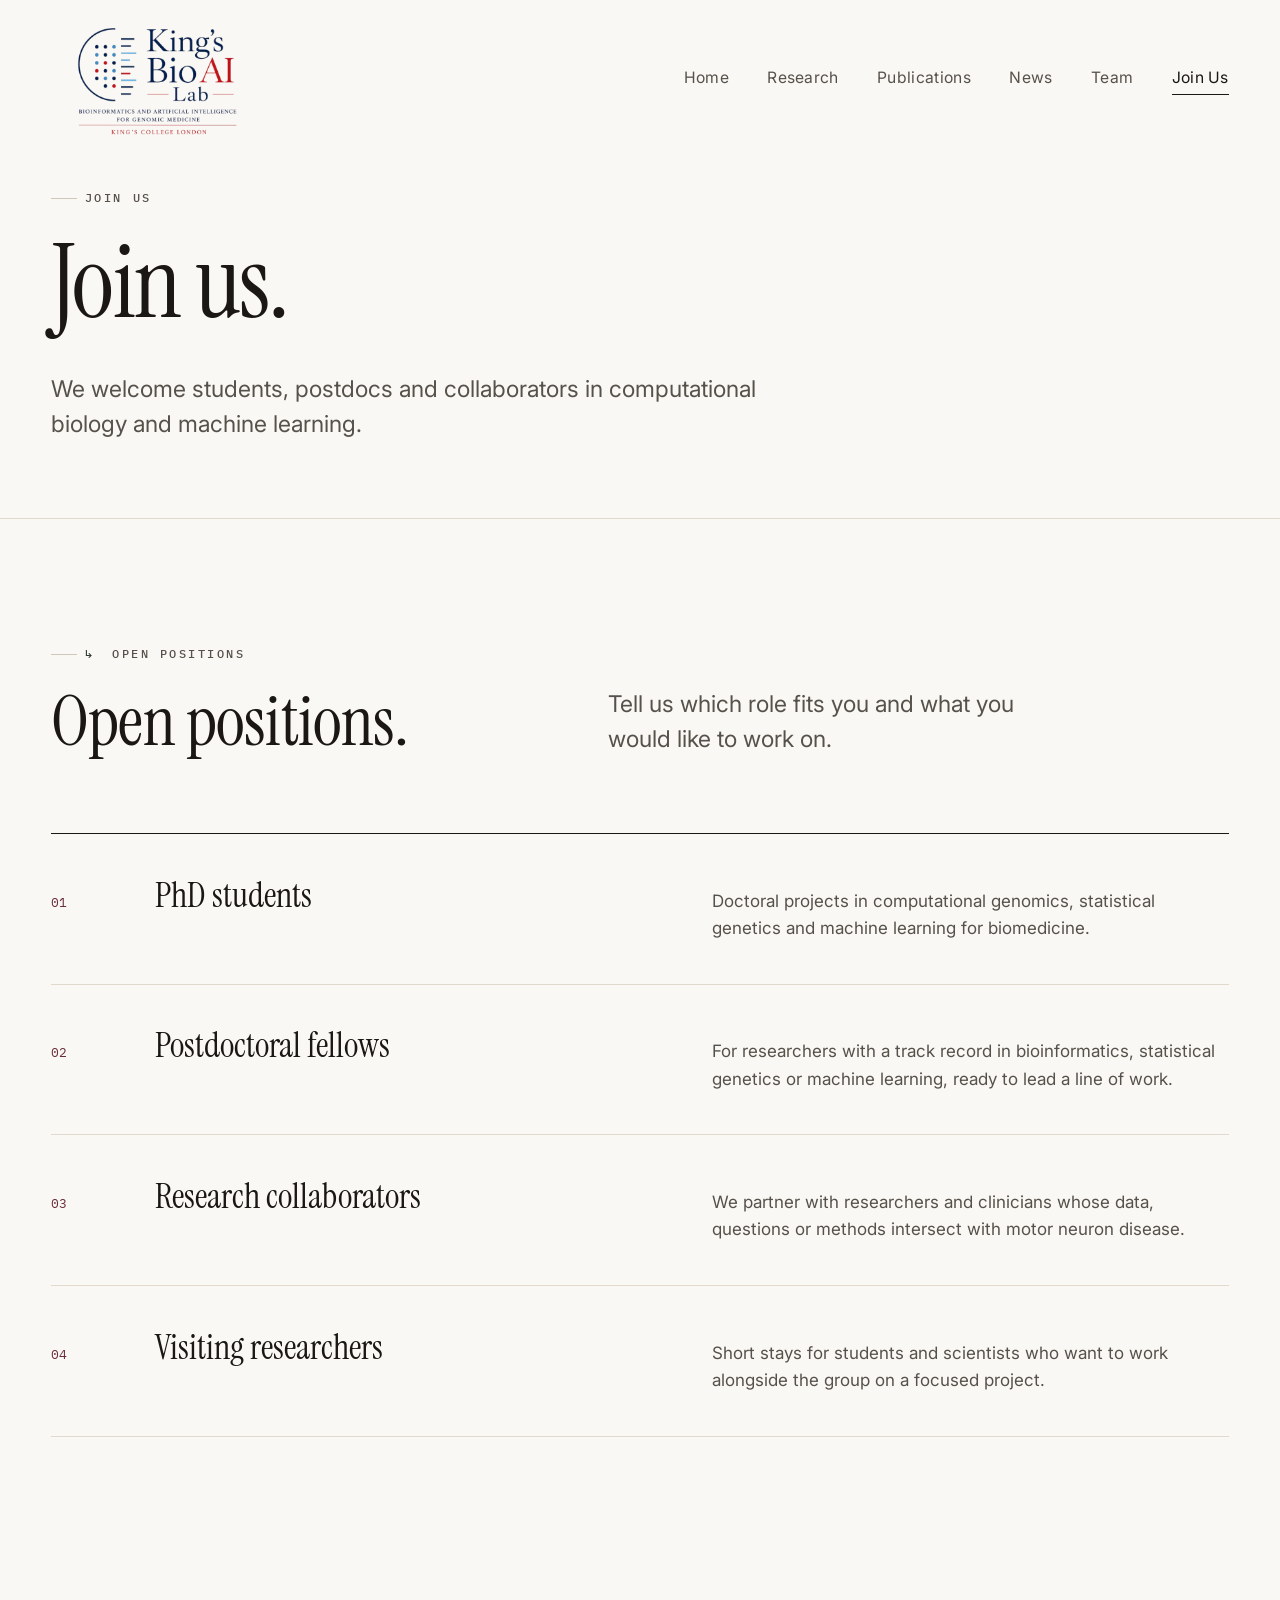
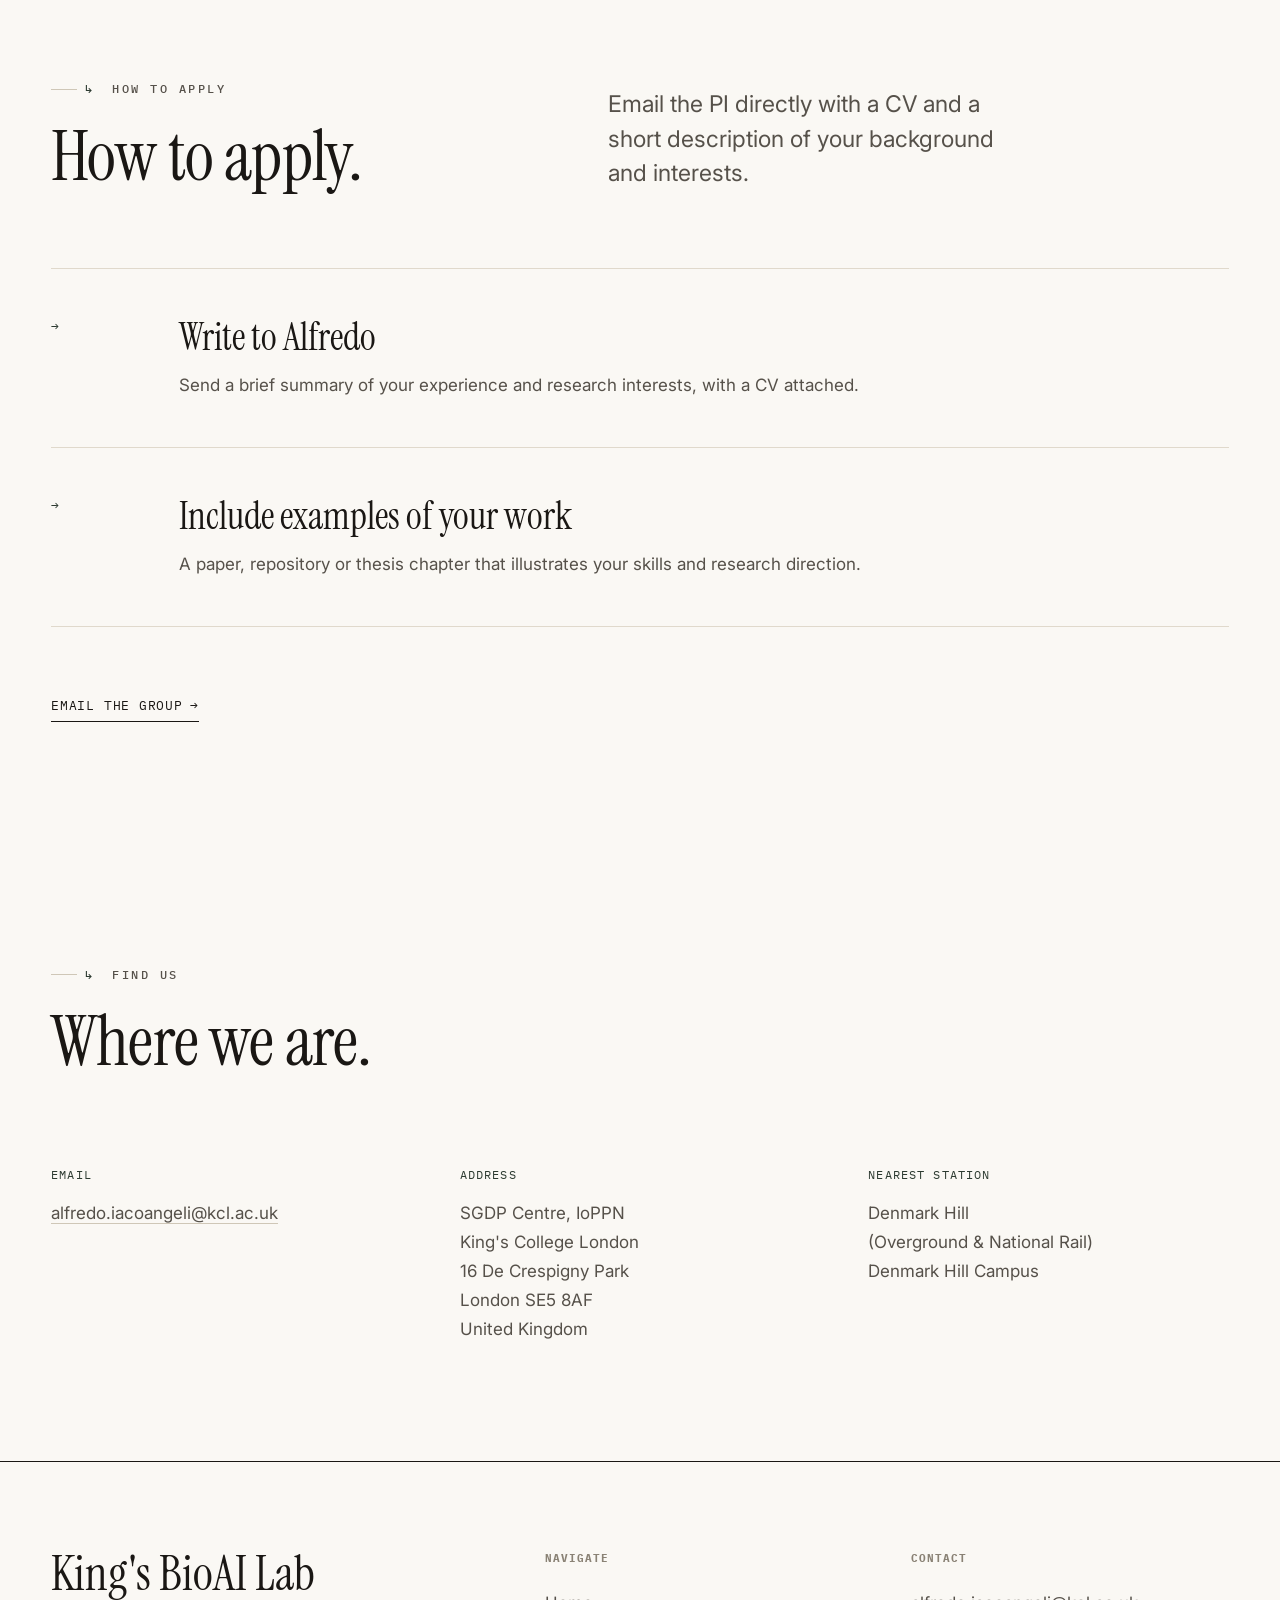
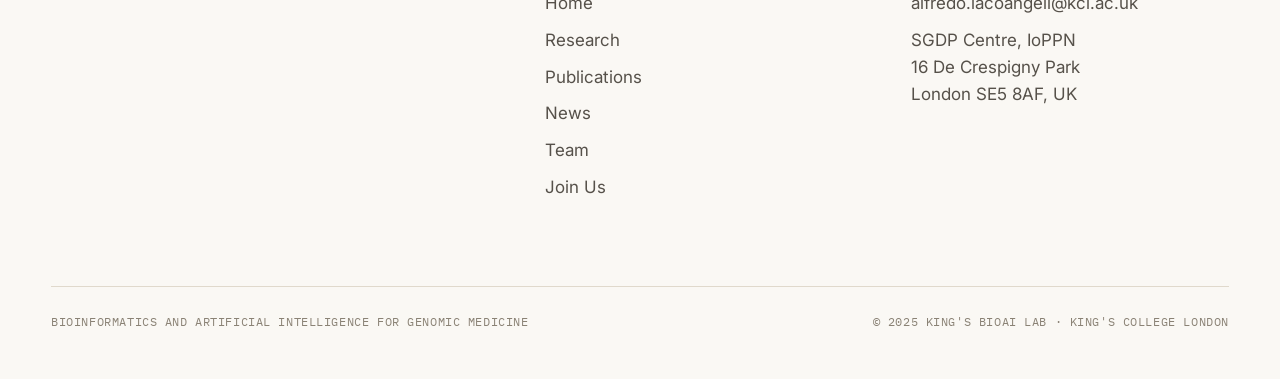
<file: join.html>
<!DOCTYPE html>
<html lang="en">
<head>
<meta charset="UTF-8">
<meta name="viewport" content="width=device-width, initial-scale=1.0">
<title>Join Us — King's BioAI Lab</title>
<meta name="description" content="Open positions and how to reach the King's BioAI Lab group at King's College London.">
<script>document.documentElement.classList.add("js")</script>
<link rel="preconnect" href="https://fonts.googleapis.com">
<link rel="preconnect" href="https://fonts.gstatic.com" crossorigin>
<link href="https://fonts.googleapis.com/css2?family=IBM+Plex+Mono:wght@400;500&family=Inter:wght@400;500;600&family=Instrument+Serif:ital@0;1&display=swap" rel="stylesheet">
<link rel="icon" href="img/logo.png" type="image/png">
<link rel="apple-touch-icon" href="img/logo.png">
<link rel="stylesheet" href="css/styles.css">
</head>
<body>

<header class="site-header">
  <div class="wrap nav-inner">
    <a class="wordmark" href="index.html" aria-label="King's BioAI Lab home"><img src="img/logo.png" alt="" width="612" height="408"></a>
    <nav class="nav-links" aria-label="Primary">
      <a href="index.html">Home</a>
      <a href="research.html">Research</a>
      <a href="publications.html">Publications</a>
      <a href="news.html">News</a>
      <a href="team.html">Team</a>
      <a href="join.html" aria-current="page">Join Us</a>
    </nav>
    <button class="nav-toggle" aria-label="Open menu" aria-expanded="false"><span></span><span></span><span></span></button>
  </div>
</header>
<div class="mobile-menu" id="mobileMenu">
  <button type="button" class="mobile-menu-close" aria-label="Close menu">Close</button>
  <a href="index.html"><span class="mi">01</span>Home</a>
  <a href="research.html"><span class="mi">02</span>Research</a>
  <a href="publications.html"><span class="mi">03</span>Publications</a>
  <a href="news.html"><span class="mi">04</span>News</a>
  <a href="team.html"><span class="mi">05</span>Team</a>
  <a href="join.html"><span class="mi">06</span>Join Us</a>
</div>

<main>
  <header class="page-head wrap">
    <span class="eyebrow reveal">Join us</span>
    <h1 class="reveal" data-d="1">Join us.</h1>
    <p class="lede reveal" data-d="2">We welcome students, postdocs and collaborators in computational biology and machine learning.</p>
  </header>

  <!-- open positions -->
  <section class="wrap">
    <div class="section-head">
      <div class="reveal"><span class="eyebrow"><span class="idx">↳</span>&nbsp;Open positions</span><h2 style="margin-top:1.4rem;">Open positions.</h2></div>
      <p class="lede reveal" data-d="1">Tell us which role fits you and what you would like to work on.</p>
    </div>

    <div class="roles reveal">
      <article class="role"><span class="rnum">01</span><h3>PhD students</h3><p>Doctoral projects in computational genomics, statistical genetics and machine learning for biomedicine.</p></article>
      <article class="role"><span class="rnum">02</span><h3>Postdoctoral fellows</h3><p>For researchers with a track record in bioinformatics, statistical genetics or machine learning, ready to lead a line of work.</p></article>
      <article class="role"><span class="rnum">03</span><h3>Research collaborators</h3><p>We partner with researchers and clinicians whose data, questions or methods intersect with motor neuron disease.</p></article>
      <article class="role"><span class="rnum">04</span><h3>Visiting researchers</h3><p>Short stays for students and scientists who want to work alongside the group on a focused project.</p></article>
    </div>
  </section>

  <!-- how to apply -->
  <section class="wrap">
    <div class="section-head">
      <div class="reveal"><span class="eyebrow"><span class="idx">↳</span>&nbsp;How to apply</span><h2 style="margin-top:1.4rem;">How to apply.</h2></div>
      <p class="lede reveal" data-d="1">Email the PI directly with a CV and a short description of your background and interests.</p>
    </div>
    <div class="projects">
      <article class="project reveal"><span class="pnum">→</span><div><h3>Write to Alfredo</h3><p>Send a brief summary of your experience and research interests, with a CV attached.</p></div></article>
      <article class="project reveal"><span class="pnum">→</span><div><h3>Include examples of your work</h3><p>A paper, repository or thesis chapter that illustrates your skills and research direction.</p></div></article>
    </div>
    <div style="margin-top:clamp(2.5rem,5vw,4rem);" class="reveal">
      <a class="link" href="mailto:alfredo.iacoangeli@kcl.ac.uk?subject=Joining%20King%27s%20BioAI%20Lab">Email the group <span class="arrow">→</span></a>
    </div>
  </section>

  <!-- contact -->
  <section class="wrap">
    <div class="section-head">
      <div class="reveal"><span class="eyebrow"><span class="idx">↳</span>&nbsp;Find us</span><h2 style="margin-top:1.4rem;">Where we are.</h2></div>
    </div>
    <div class="contact-strip">
      <div class="ci reveal">
        <h4>Email</h4>
        <p><a href="mailto:alfredo.iacoangeli@kcl.ac.uk">alfredo.iacoangeli@kcl.ac.uk</a></p>
      </div>
      <div class="ci reveal" data-d="1">
        <h4>Address</h4>
        <p>SGDP Centre, IoPPN<br>King's College London<br>16 De Crespigny Park<br>London SE5 8AF<br>United Kingdom</p>
      </div>
      <div class="ci reveal" data-d="2">
        <h4>Nearest station</h4>
        <p>Denmark Hill<br>(Overground &amp; National Rail)<br>Denmark Hill Campus</p>
      </div>
    </div>
  </section>
</main>

<footer class="site-footer">
  <div class="wrap">
    <div class="footer-top">
      <div class="footer-mark">King's BioAI Lab</div>
      <div class="footer-col"><h5>Navigate</h5><a href="index.html">Home</a><a href="research.html">Research</a><a href="publications.html">Publications</a><a href="news.html">News</a><a href="team.html">Team</a><a href="join.html">Join Us</a></div>
      <div class="footer-col"><h5>Contact</h5><a href="mailto:alfredo.iacoangeli@kcl.ac.uk">alfredo.iacoangeli@kcl.ac.uk</a><p>SGDP Centre, IoPPN<br>16 De Crespigny Park<br>London SE5 8AF, UK</p></div>
    </div>
    <div class="footer-bottom"><span class="acronym-expansion">Bioinformatics and Artificial Intelligence for Genomic Medicine</span><span>© 2025 King's BioAI Lab · King's College London</span></div>
  </div>
</footer>

<script src="js/theme.js"></script>
</body>
</html>
</file>
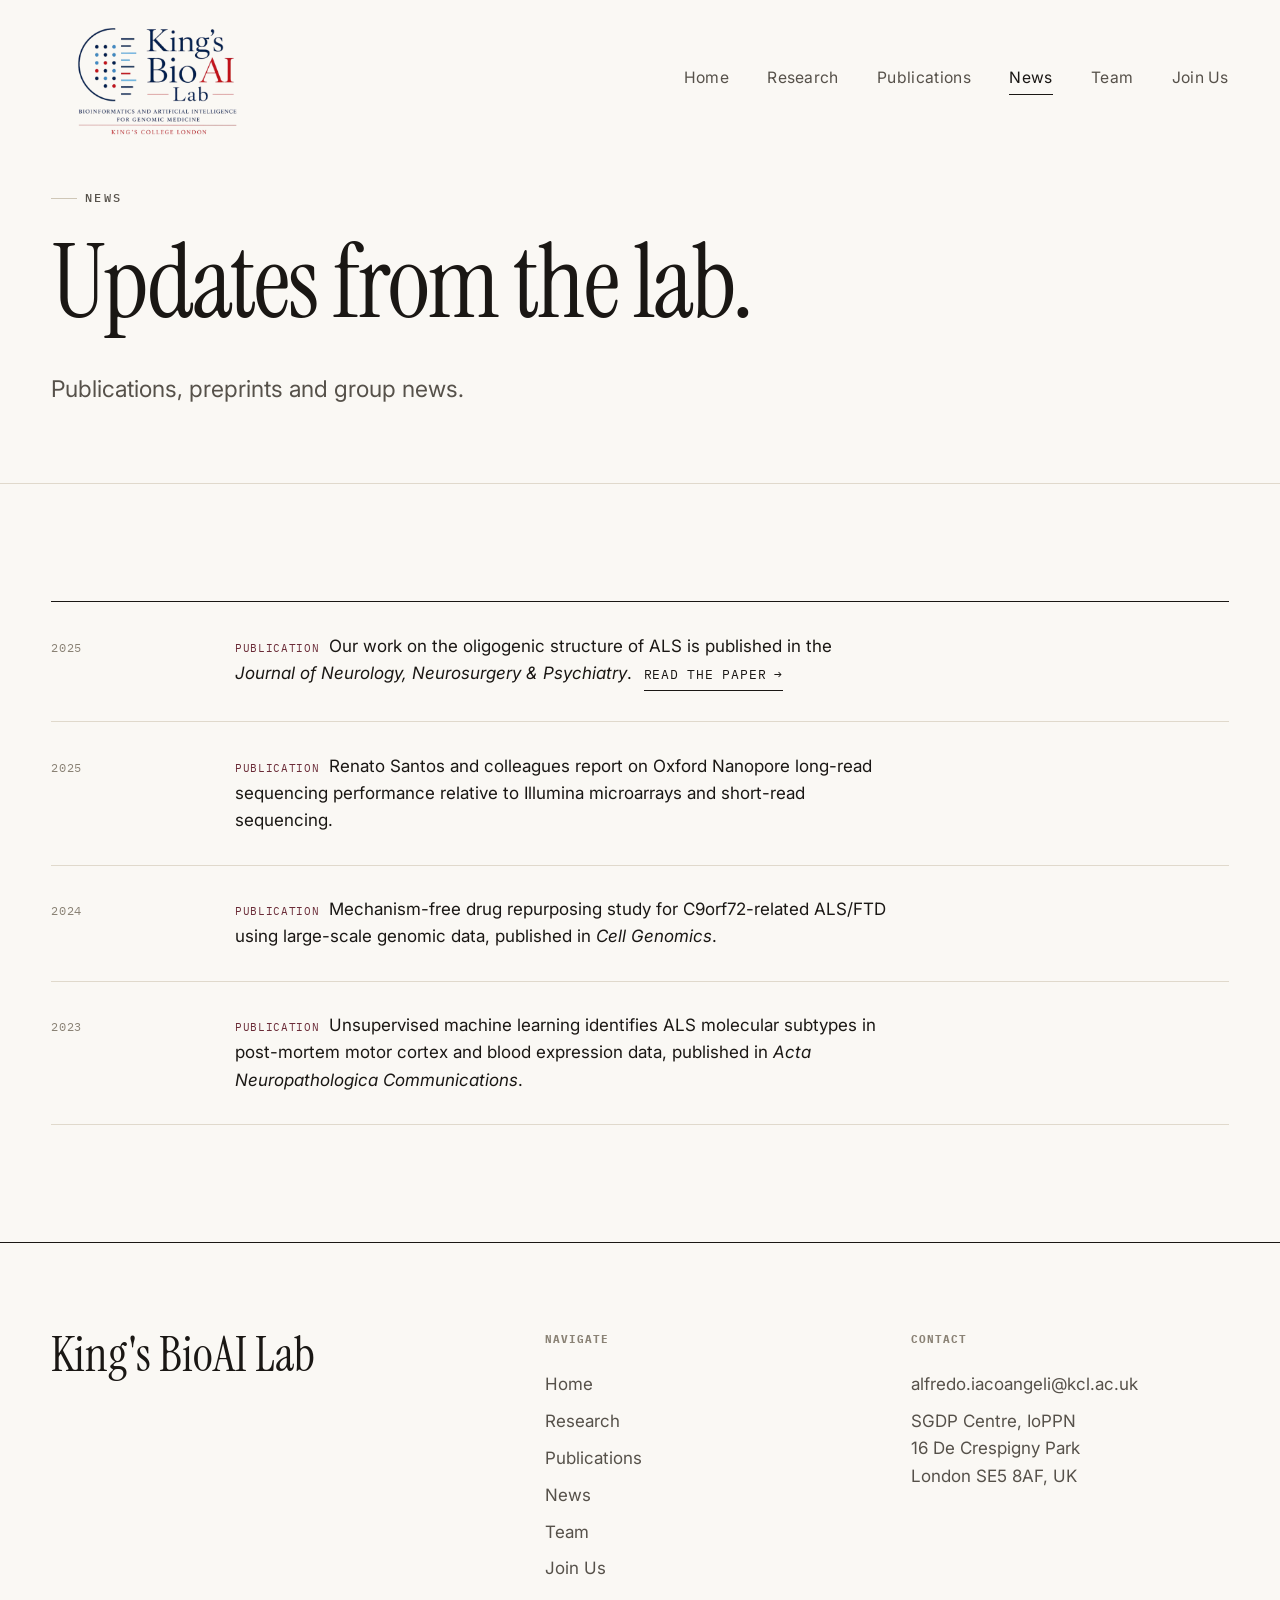
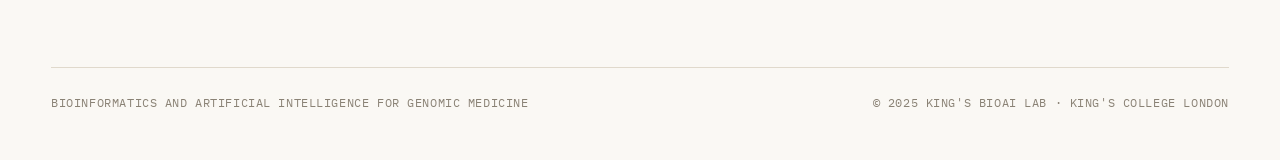
<file: news.html>
<!DOCTYPE html>
<html lang="en">
<head>
<meta charset="UTF-8">
<meta name="viewport" content="width=device-width, initial-scale=1.0">
<title>News — King's BioAI Lab</title>
<meta name="description" content="News and updates from the King's BioAI Lab group at King's College London.">
<script>document.documentElement.classList.add("js")</script>
<link rel="preconnect" href="https://fonts.googleapis.com">
<link rel="preconnect" href="https://fonts.gstatic.com" crossorigin>
<link href="https://fonts.googleapis.com/css2?family=IBM+Plex+Mono:wght@400;500&family=Inter:wght@400;500;600&family=Instrument+Serif:ital@0;1&display=swap" rel="stylesheet">
<link rel="icon" href="img/logo.png" type="image/png">
<link rel="apple-touch-icon" href="img/logo.png">
<link rel="stylesheet" href="css/styles.css">
</head>
<body>

<header class="site-header">
  <div class="wrap nav-inner">
    <a class="wordmark" href="index.html" aria-label="King's BioAI Lab home"><img src="img/logo.png" alt="" width="612" height="408"></a>
    <nav class="nav-links" aria-label="Primary">
      <a href="index.html">Home</a>
      <a href="research.html">Research</a>
      <a href="publications.html">Publications</a>
      <a href="news.html" aria-current="page">News</a>
      <a href="team.html">Team</a>
      <a href="join.html">Join Us</a>
    </nav>
    <button class="nav-toggle" aria-label="Open menu" aria-expanded="false"><span></span><span></span><span></span></button>
  </div>
</header>
<div class="mobile-menu" id="mobileMenu">
  <button type="button" class="mobile-menu-close" aria-label="Close menu">Close</button>
  <a href="index.html"><span class="mi">01</span>Home</a>
  <a href="research.html"><span class="mi">02</span>Research</a>
  <a href="publications.html"><span class="mi">03</span>Publications</a>
  <a href="news.html"><span class="mi">04</span>News</a>
  <a href="team.html"><span class="mi">05</span>Team</a>
  <a href="join.html"><span class="mi">06</span>Join Us</a>
</div>

<main>
  <header class="page-head wrap">
    <span class="eyebrow reveal">News</span>
    <h1 class="reveal" data-d="1">Updates from the lab.</h1>
    <p class="lede reveal" data-d="2">Publications, preprints and group news.</p>
  </header>

  <section class="wrap">
    <div class="notes reveal">
      <div class="note"><span class="when">2025</span><p><span class="tag">Publication</span>Our work on the oligogenic structure of ALS is published in the <em>Journal of Neurology, Neurosurgery &amp; Psychiatry</em>. <a class="link" href="https://jnnp.bmj.com/content/96/10/928.abstract" style="margin-left:0.4rem;">Read the paper <span class="arrow">→</span></a></p></div>
      <div class="note"><span class="when">2025</span><p><span class="tag">Publication</span>Renato Santos and colleagues report on Oxford Nanopore long-read sequencing performance relative to Illumina microarrays and short-read sequencing.</p></div>
      <div class="note"><span class="when">2024</span><p><span class="tag">Publication</span>Mechanism-free drug repurposing study for C9orf72-related ALS/FTD using large-scale genomic data, published in <em>Cell Genomics</em>.</p></div>
      <div class="note"><span class="when">2023</span><p><span class="tag">Publication</span>Unsupervised machine learning identifies ALS molecular subtypes in post-mortem motor cortex and blood expression data, published in <em>Acta Neuropathologica Communications</em>.</p></div>
    </div>
  </section>
</main>

<footer class="site-footer">
  <div class="wrap">
    <div class="footer-top">
      <div class="footer-mark">King's BioAI Lab</div>
      <div class="footer-col"><h5>Navigate</h5><a href="index.html">Home</a><a href="research.html">Research</a><a href="publications.html">Publications</a><a href="news.html">News</a><a href="team.html">Team</a><a href="join.html">Join Us</a></div>
      <div class="footer-col"><h5>Contact</h5><a href="mailto:alfredo.iacoangeli@kcl.ac.uk">alfredo.iacoangeli@kcl.ac.uk</a><p>SGDP Centre, IoPPN<br>16 De Crespigny Park<br>London SE5 8AF, UK</p></div>
    </div>
    <div class="footer-bottom"><span class="acronym-expansion">Bioinformatics and Artificial Intelligence for Genomic Medicine</span><span>© 2025 King's BioAI Lab · King's College London</span></div>
  </div>
</footer>

<script src="js/theme.js"></script>
</body>
</html>
</file>
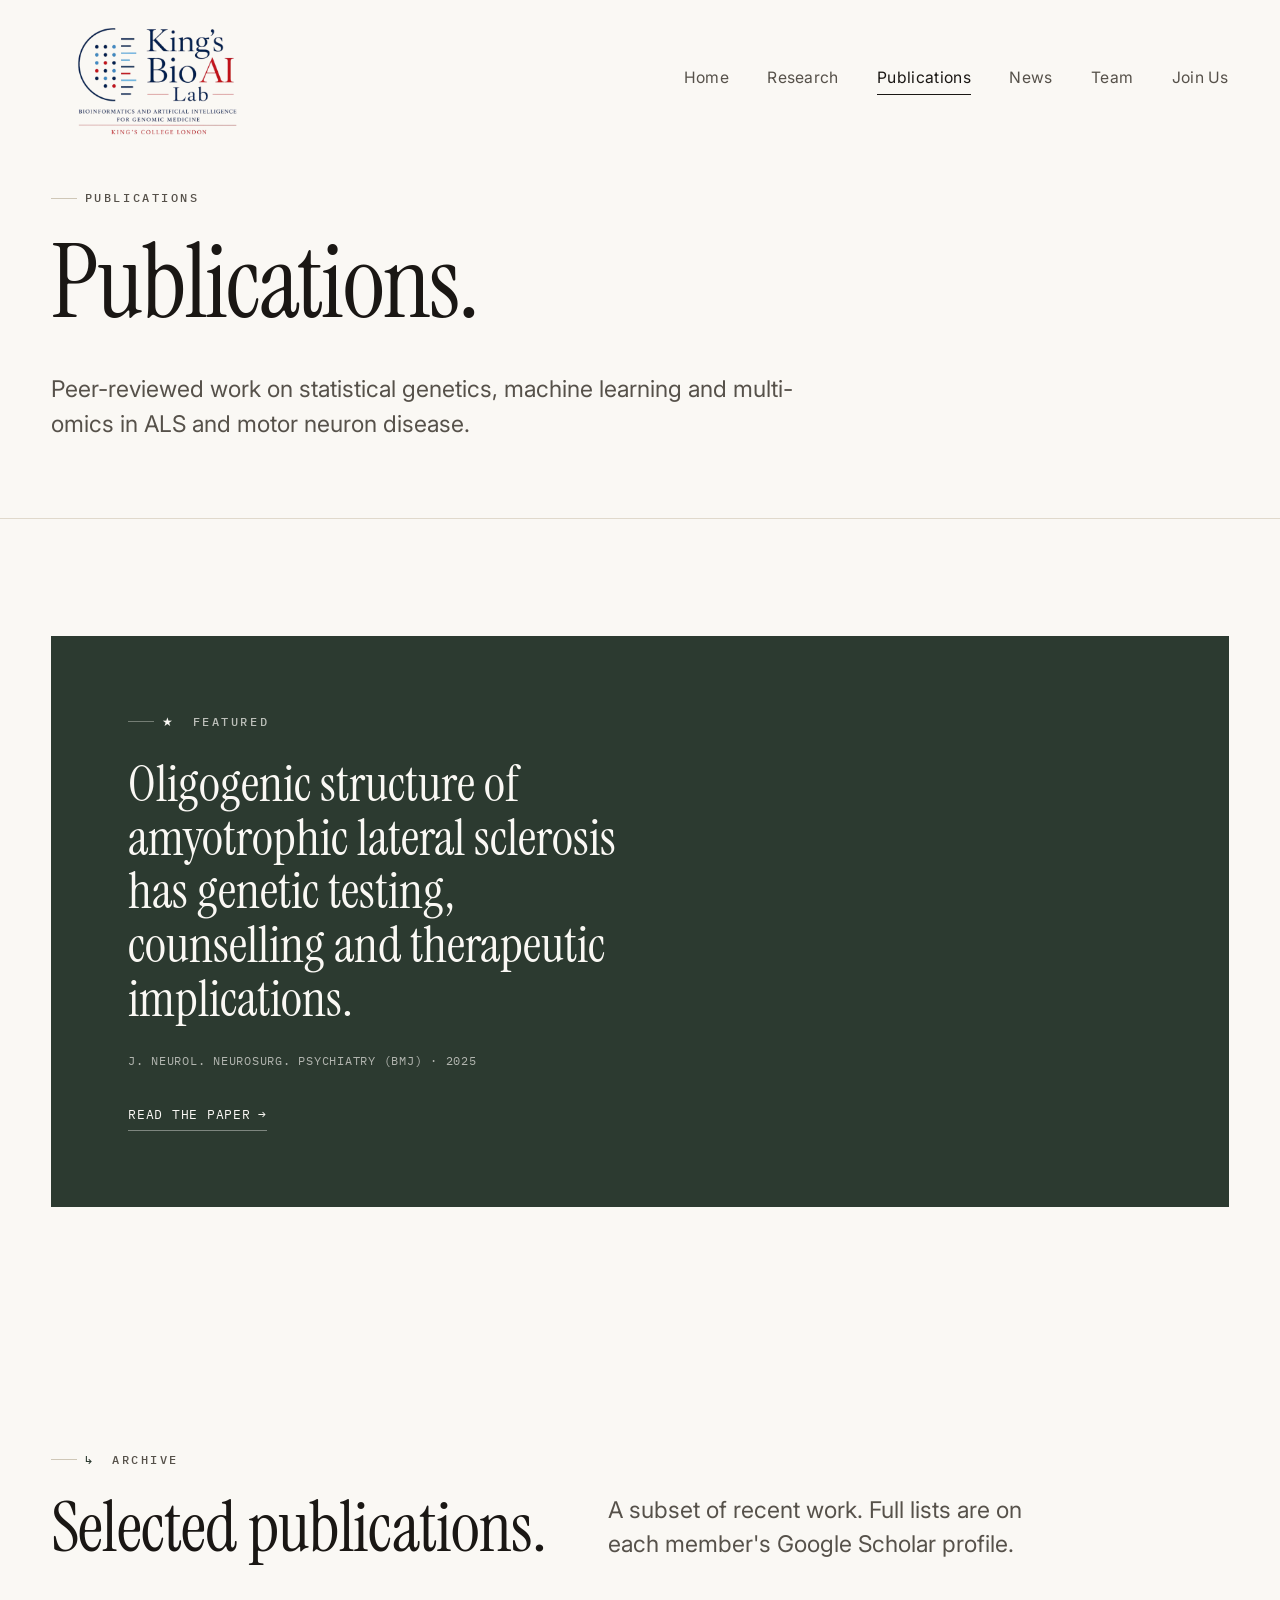
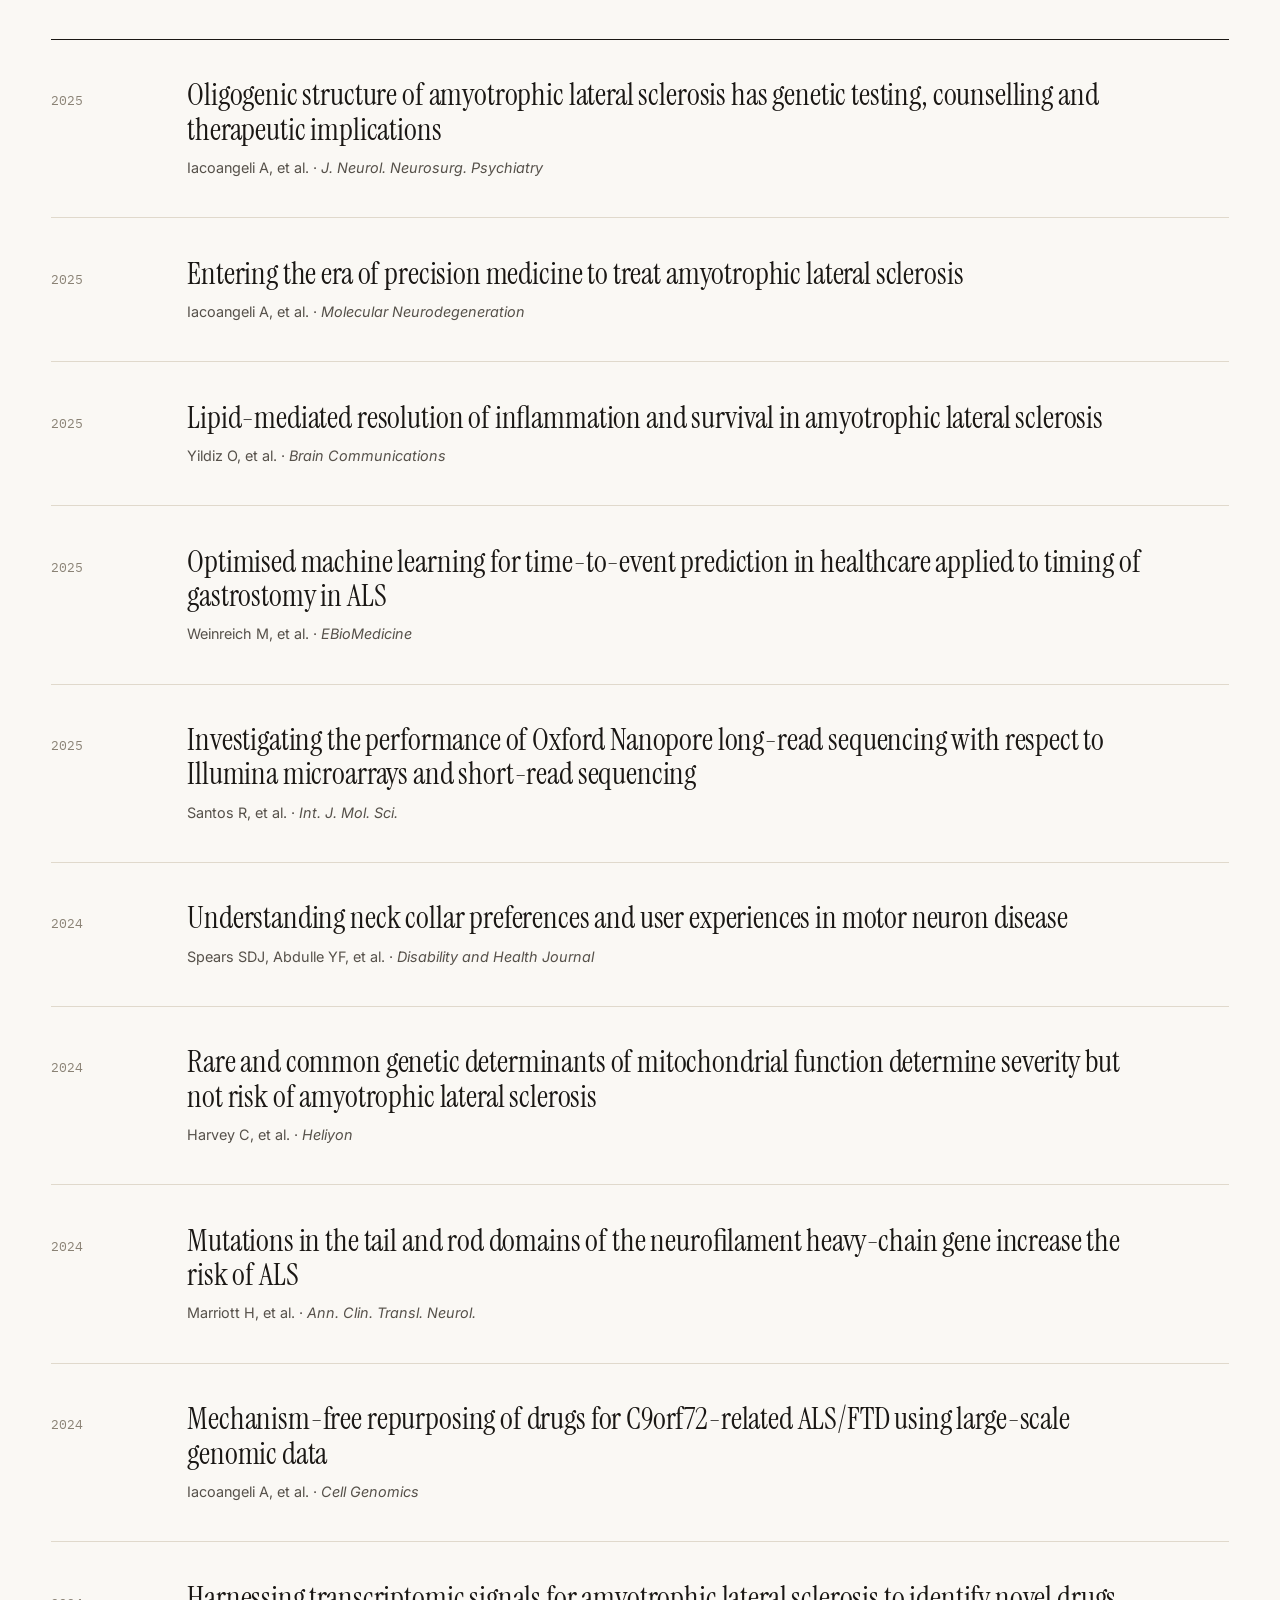
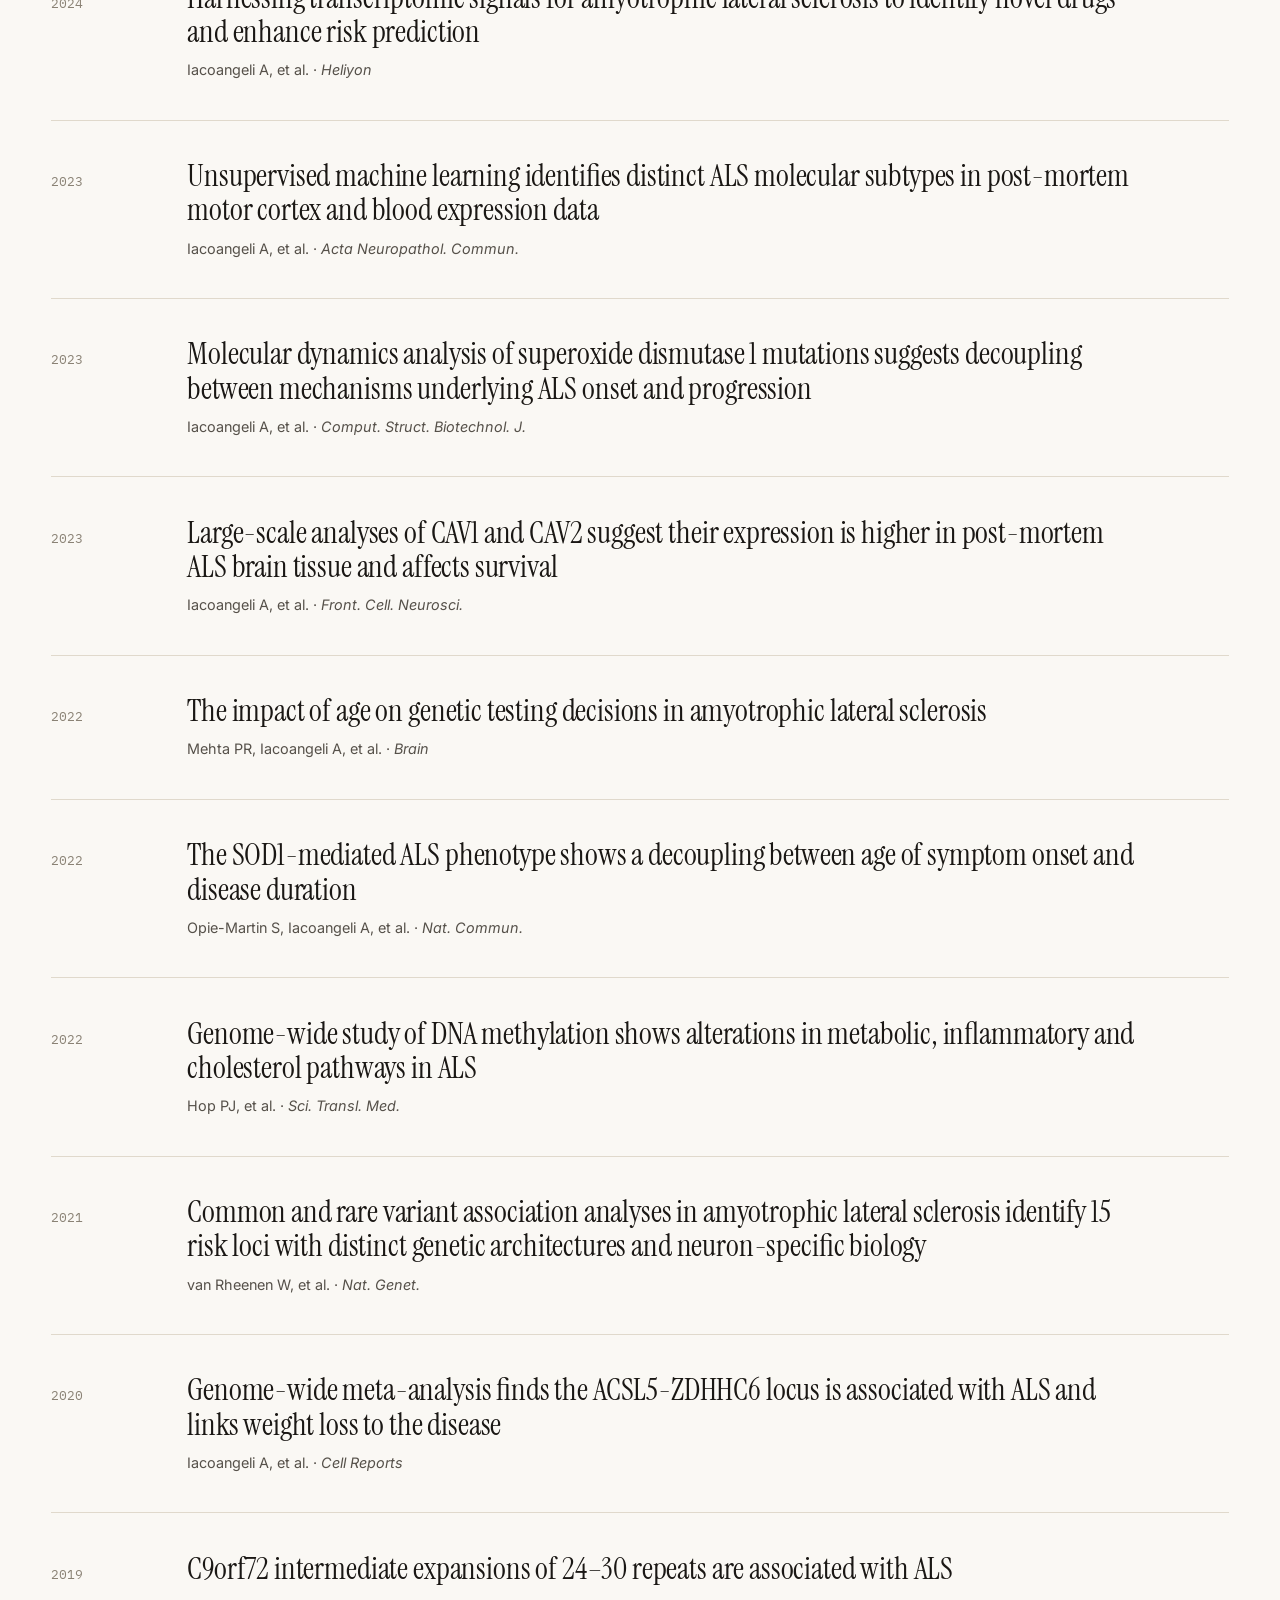
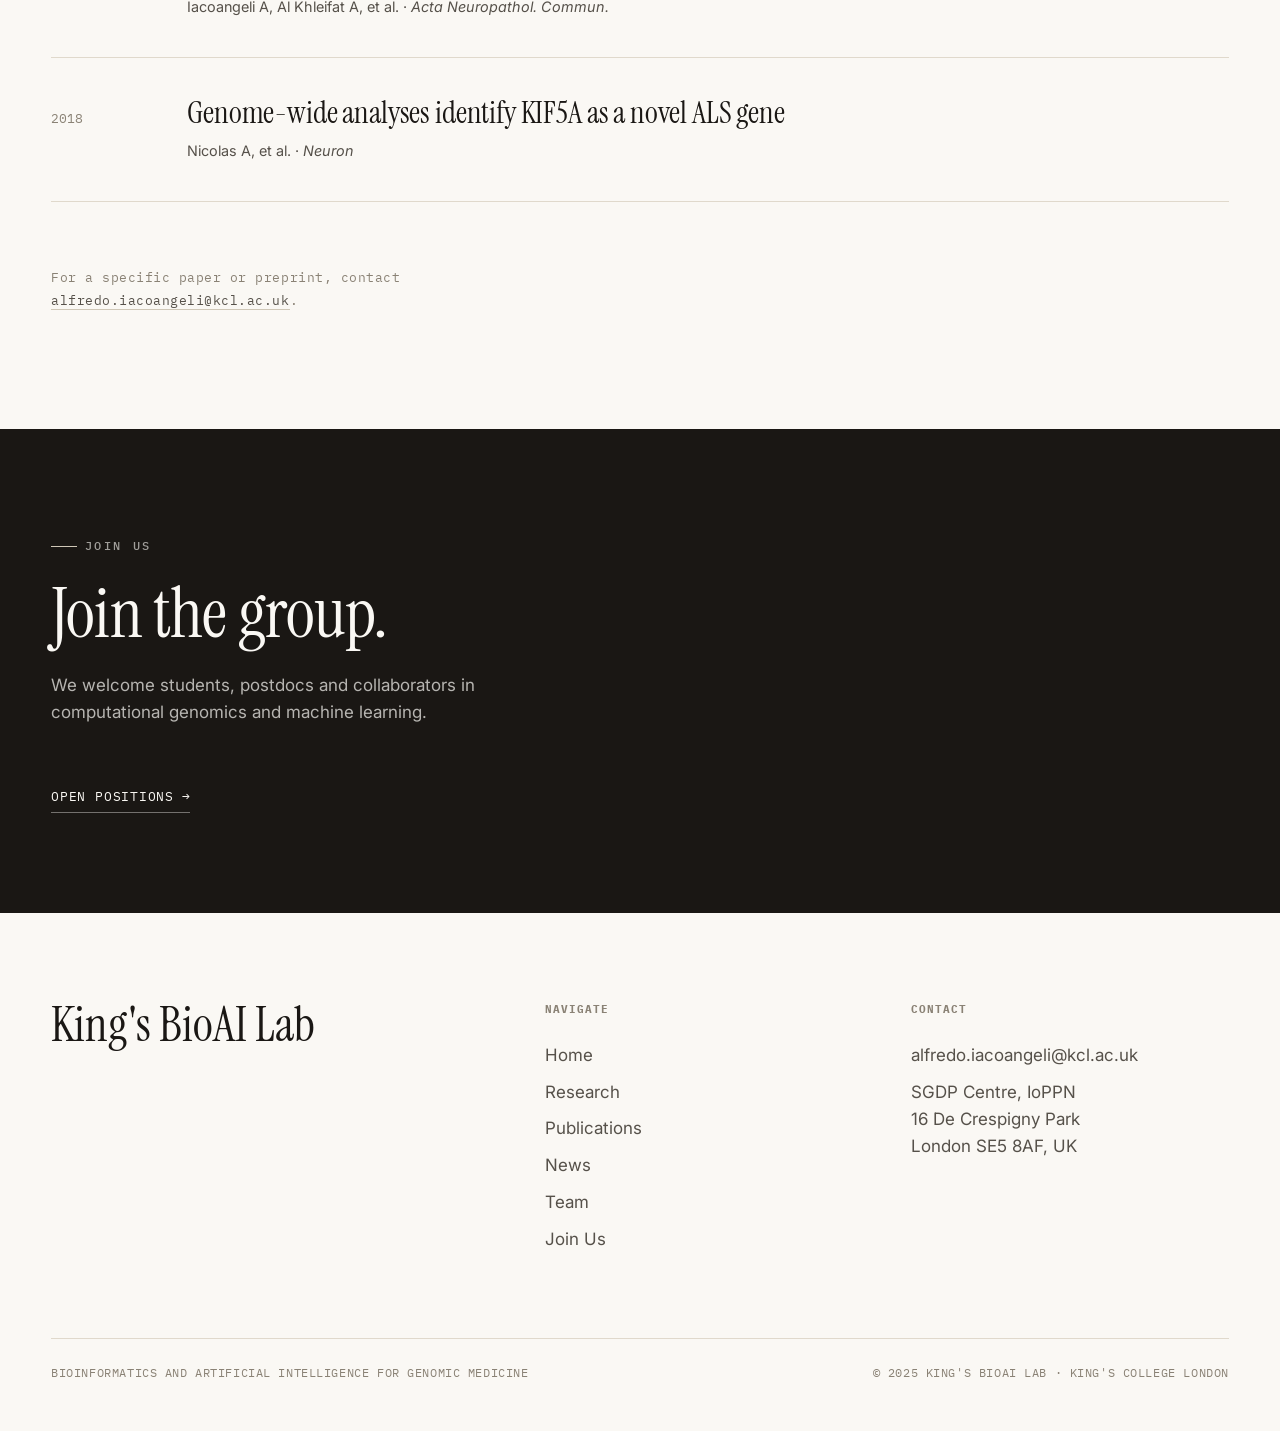
<file: publications.html>
<!DOCTYPE html>
<html lang="en">
<head>
<meta charset="UTF-8">
<meta name="viewport" content="width=device-width, initial-scale=1.0">
<title>Publications — King's BioAI Lab</title>
<meta name="description" content="Selected publications from the King's BioAI Lab group, King's College London.">
<script>document.documentElement.classList.add("js")</script>
<link rel="preconnect" href="https://fonts.googleapis.com">
<link rel="preconnect" href="https://fonts.gstatic.com" crossorigin>
<link href="https://fonts.googleapis.com/css2?family=IBM+Plex+Mono:wght@400;500&family=Inter:wght@400;500;600&family=Instrument+Serif:ital@0;1&display=swap" rel="stylesheet">
<link rel="icon" href="img/logo.png" type="image/png">
<link rel="apple-touch-icon" href="img/logo.png">
<link rel="stylesheet" href="css/styles.css">
</head>
<body>

<header class="site-header">
  <div class="wrap nav-inner">
    <a class="wordmark" href="index.html" aria-label="King's BioAI Lab home"><img src="img/logo.png" alt="" width="612" height="408"></a>
    <nav class="nav-links" aria-label="Primary">
      <a href="index.html">Home</a>
      <a href="research.html">Research</a>
      <a href="publications.html" aria-current="page">Publications</a>
      <a href="news.html">News</a>
      <a href="team.html">Team</a>
      <a href="join.html">Join Us</a>
    </nav>
    <button class="nav-toggle" aria-label="Open menu" aria-expanded="false"><span></span><span></span><span></span></button>
  </div>
</header>
<div class="mobile-menu" id="mobileMenu">
  <button type="button" class="mobile-menu-close" aria-label="Close menu">Close</button>
  <a href="index.html"><span class="mi">01</span>Home</a>
  <a href="research.html"><span class="mi">02</span>Research</a>
  <a href="publications.html"><span class="mi">03</span>Publications</a>
  <a href="news.html"><span class="mi">04</span>News</a>
  <a href="team.html"><span class="mi">05</span>Team</a>
  <a href="join.html"><span class="mi">06</span>Join Us</a>
</div>

<main>
  <header class="page-head wrap">
    <span class="eyebrow reveal">Publications</span>
    <h1 class="reveal" data-d="1">Publications.</h1>
    <p class="lede reveal" data-d="2">Peer-reviewed work on statistical genetics, machine learning and multi-omics in ALS and motor neuron disease.</p>
  </header>

  <section class="wrap">
    <a class="featured reveal" href="https://jnnp.bmj.com/content/96/10/928.abstract">
      <span class="eyebrow"><span class="idx">★</span>&nbsp;Featured</span>
      <h3>Oligogenic structure of amyotrophic lateral sclerosis has genetic testing, counselling and therapeutic implications.</h3>
      <span class="meta">J. Neurol. Neurosurg. Psychiatry (BMJ) · 2025</span>
      <span class="link on-dark" style="justify-self:start;margin-top:0.5rem;">Read the paper <span class="arrow">→</span></span>
    </a>
  </section>

  <section class="wrap">
    <div class="section-head">
      <div class="reveal"><span class="eyebrow"><span class="idx">↳</span>&nbsp;Archive</span><h2 style="margin-top:1.4rem;">Selected publications.</h2></div>
      <p class="lede reveal" data-d="1">A subset of recent work. Full lists are on each member's Google Scholar profile.</p>
    </div>

    <div class="pub-list reveal">
      <a class="pub-row" href="https://jnnp.bmj.com/content/96/10/928.abstract">
        <span class="pub-year">2025</span>
        <div class="pub-body">
          <h4>Oligogenic structure of amyotrophic lateral sclerosis has genetic testing, counselling and therapeutic implications</h4>
          <p class="pub-by">Iacoangeli A, et al. &middot; <span class="journal">J. Neurol. Neurosurg. Psychiatry</span></p>
        </div>
        <span class="pub-go">View →</span>
      </a>
      <a class="pub-row" href="https://doi.org/10.1186/s13024-025-00890-5">
        <span class="pub-year">2025</span>
        <div class="pub-body">
          <h4>Entering the era of precision medicine to treat amyotrophic lateral sclerosis</h4>
          <p class="pub-by">Iacoangeli A, et al. &middot; <span class="journal">Molecular Neurodegeneration</span></p>
        </div>
        <span class="pub-go">View →</span>
      </a>
      <a class="pub-row" href="https://doi.org/10.1093/braincomms/fcae402">
        <span class="pub-year">2025</span>
        <div class="pub-body">
          <h4>Lipid-mediated resolution of inflammation and survival in amyotrophic lateral sclerosis</h4>
          <p class="pub-by">Yildiz O, et al. &middot; <span class="journal">Brain Communications</span></p>
        </div>
        <span class="pub-go">View →</span>
      </a>
      <a class="pub-row" href="https://doi.org/10.1016/j.ebiom.2025.105871">
        <span class="pub-year">2025</span>
        <div class="pub-body">
          <h4>Optimised machine learning for time-to-event prediction in healthcare applied to timing of gastrostomy in ALS</h4>
          <p class="pub-by">Weinreich M, et al. &middot; <span class="journal">EBioMedicine</span></p>
        </div>
        <span class="pub-go">View →</span>
      </a>
      <a class="pub-row" href="https://doi.org/10.3390/ijms26104492">
        <span class="pub-year">2025</span>
        <div class="pub-body">
          <h4>Investigating the performance of Oxford Nanopore long-read sequencing with respect to Illumina microarrays and short-read sequencing</h4>
          <p class="pub-by">Santos R, et al. &middot; <span class="journal">Int. J. Mol. Sci.</span></p>
        </div>
        <span class="pub-go">View →</span>
      </a>
      <a class="pub-row" href="https://doi.org/10.1016/j.dhjo.2024.101585">
        <span class="pub-year">2024</span>
        <div class="pub-body">
          <h4>Understanding neck collar preferences and user experiences in motor neuron disease</h4>
          <p class="pub-by">Spears SDJ, Abdulle YF, et al. &middot; <span class="journal">Disability and Health Journal</span></p>
        </div>
        <span class="pub-go">View →</span>
      </a>
      <a class="pub-row" href="https://doi.org/10.1016/j.heliyon.2024.e24067">
        <span class="pub-year">2024</span>
        <div class="pub-body">
          <h4>Rare and common genetic determinants of mitochondrial function determine severity but not risk of amyotrophic lateral sclerosis</h4>
          <p class="pub-by">Harvey C, et al. &middot; <span class="journal">Heliyon</span></p>
        </div>
        <span class="pub-go">View →</span>
      </a>
      <a class="pub-row" href="https://doi.org/10.1002/acn3.52083">
        <span class="pub-year">2024</span>
        <div class="pub-body">
          <h4>Mutations in the tail and rod domains of the neurofilament heavy-chain gene increase the risk of ALS</h4>
          <p class="pub-by">Marriott H, et al. &middot; <span class="journal">Ann. Clin. Transl. Neurol.</span></p>
        </div>
        <span class="pub-go">View →</span>
      </a>
      <a class="pub-row" href="https://doi.org/10.1016/j.xgen.2024.100671">
        <span class="pub-year">2024</span>
        <div class="pub-body">
          <h4>Mechanism-free repurposing of drugs for C9orf72-related ALS/FTD using large-scale genomic data</h4>
          <p class="pub-by">Iacoangeli A, et al. &middot; <span class="journal">Cell Genomics</span></p>
        </div>
        <span class="pub-go">View →</span>
      </a>
      <a class="pub-row" href="https://doi.org/10.1016/j.heliyon.2024.e34012">
        <span class="pub-year">2024</span>
        <div class="pub-body">
          <h4>Harnessing transcriptomic signals for amyotrophic lateral sclerosis to identify novel drugs and enhance risk prediction</h4>
          <p class="pub-by">Iacoangeli A, et al. &middot; <span class="journal">Heliyon</span></p>
        </div>
        <span class="pub-go">View →</span>
      </a>
      <a class="pub-row" href="https://doi.org/10.1186/s40478-023-01686-8">
        <span class="pub-year">2023</span>
        <div class="pub-body">
          <h4>Unsupervised machine learning identifies distinct ALS molecular subtypes in post-mortem motor cortex and blood expression data</h4>
          <p class="pub-by">Iacoangeli A, et al. &middot; <span class="journal">Acta Neuropathol. Commun.</span></p>
        </div>
        <span class="pub-go">View →</span>
      </a>
      <a class="pub-row" href="https://doi.org/10.1016/j.csbj.2023.09.016">
        <span class="pub-year">2023</span>
        <div class="pub-body">
          <h4>Molecular dynamics analysis of superoxide dismutase 1 mutations suggests decoupling between mechanisms underlying ALS onset and progression</h4>
          <p class="pub-by">Iacoangeli A, et al. &middot; <span class="journal">Comput. Struct. Biotechnol. J.</span></p>
        </div>
        <span class="pub-go">View →</span>
      </a>
      <a class="pub-row" href="https://doi.org/10.3389/fncel.2023.1112405">
        <span class="pub-year">2023</span>
        <div class="pub-body">
          <h4>Large-scale analyses of CAV1 and CAV2 suggest their expression is higher in post-mortem ALS brain tissue and affects survival</h4>
          <p class="pub-by">Iacoangeli A, et al. &middot; <span class="journal">Front. Cell. Neurosci.</span></p>
        </div>
        <span class="pub-go">View →</span>
      </a>
      <a class="pub-row" href="https://doi.org/10.1093/brain/awac279">
        <span class="pub-year">2022</span>
        <div class="pub-body">
          <h4>The impact of age on genetic testing decisions in amyotrophic lateral sclerosis</h4>
          <p class="pub-by">Mehta PR, Iacoangeli A, et al. &middot; <span class="journal">Brain</span></p>
        </div>
        <span class="pub-go">View →</span>
      </a>
      <a class="pub-row" href="https://doi.org/10.1038/s41467-022-34620-y">
        <span class="pub-year">2022</span>
        <div class="pub-body">
          <h4>The SOD1-mediated ALS phenotype shows a decoupling between age of symptom onset and disease duration</h4>
          <p class="pub-by">Opie-Martin S, Iacoangeli A, et al. &middot; <span class="journal">Nat. Commun.</span></p>
        </div>
        <span class="pub-go">View →</span>
      </a>
      <a class="pub-row" href="https://doi.org/10.1126/scitranslmed.abj0264">
        <span class="pub-year">2022</span>
        <div class="pub-body">
          <h4>Genome-wide study of DNA methylation shows alterations in metabolic, inflammatory and cholesterol pathways in ALS</h4>
          <p class="pub-by">Hop PJ, et al. &middot; <span class="journal">Sci. Transl. Med.</span></p>
        </div>
        <span class="pub-go">View →</span>
      </a>
      <a class="pub-row" href="https://doi.org/10.1038/s41588-021-00973-1">
        <span class="pub-year">2021</span>
        <div class="pub-body">
          <h4>Common and rare variant association analyses in amyotrophic lateral sclerosis identify 15 risk loci with distinct genetic architectures and neuron-specific biology</h4>
          <p class="pub-by">van Rheenen W, et al. &middot; <span class="journal">Nat. Genet.</span></p>
        </div>
        <span class="pub-go">View →</span>
      </a>
      <a class="pub-row" href="https://doi.org/10.1016/j.celrep.2020.108323">
        <span class="pub-year">2020</span>
        <div class="pub-body">
          <h4>Genome-wide meta-analysis finds the ACSL5-ZDHHC6 locus is associated with ALS and links weight loss to the disease</h4>
          <p class="pub-by">Iacoangeli A, et al. &middot; <span class="journal">Cell Reports</span></p>
        </div>
        <span class="pub-go">View →</span>
      </a>
      <a class="pub-row" href="https://doi.org/10.1186/s40478-019-0724-4">
        <span class="pub-year">2019</span>
        <div class="pub-body">
          <h4>C9orf72 intermediate expansions of 24–30 repeats are associated with ALS</h4>
          <p class="pub-by">Iacoangeli A, Al Khleifat A, et al. &middot; <span class="journal">Acta Neuropathol. Commun.</span></p>
        </div>
        <span class="pub-go">View →</span>
      </a>
      <a class="pub-row" href="https://doi.org/10.1016/j.neuron.2018.03.034">
        <span class="pub-year">2018</span>
        <div class="pub-body">
          <h4>Genome-wide analyses identify KIF5A as a novel ALS gene</h4>
          <p class="pub-by">Nicolas A, et al. &middot; <span class="journal">Neuron</span></p>
        </div>
        <span class="pub-go">View →</span>
      </a>

      <!-- Add further publications as rows above older entries. See README.md for instructions. -->
    </div>

    <p class="reveal" style="margin-top:clamp(2.5rem,5vw,4rem);font-family:var(--mono);font-size:0.8rem;letter-spacing:0.04em;color:var(--ink-faint);max-width:48ch;line-height:1.8;">
      For a specific paper or preprint, contact
      <a href="mailto:alfredo.iacoangeli@kcl.ac.uk" style="border-bottom:1px solid var(--line-strong);color:var(--ink-soft)">alfredo.iacoangeli@kcl.ac.uk</a>.
    </p>
  </section>
</main>

<section class="band">
  <div class="wrap">
    <span class="eyebrow" style="color:rgba(250,248,244,0.6)">Join us</span>
    <h2 class="reveal" style="margin-top:1.4rem;">Join the group.</h2>
    <p class="reveal" data-d="1">We welcome students, postdocs and collaborators in computational genomics and machine learning.</p>
    <div class="band-foot reveal" data-d="2"><a class="link on-dark" href="join.html">Open positions <span class="arrow">→</span></a></div>
  </div>
</section>

<footer class="site-footer">
  <div class="wrap">
    <div class="footer-top">
      <div class="footer-mark">King's BioAI Lab</div>
      <div class="footer-col"><h5>Navigate</h5><a href="index.html">Home</a><a href="research.html">Research</a><a href="publications.html">Publications</a><a href="news.html">News</a><a href="team.html">Team</a><a href="join.html">Join Us</a></div>
      <div class="footer-col"><h5>Contact</h5><a href="mailto:alfredo.iacoangeli@kcl.ac.uk">alfredo.iacoangeli@kcl.ac.uk</a><p>SGDP Centre, IoPPN<br>16 De Crespigny Park<br>London SE5 8AF, UK</p></div>
    </div>
    <div class="footer-bottom"><span class="acronym-expansion">Bioinformatics and Artificial Intelligence for Genomic Medicine</span><span>© 2025 King's BioAI Lab · King's College London</span></div>
  </div>
</footer>

<script src="js/theme.js"></script>
</body>
</html>
</file>
<file: css/styles.css>
/* ============================================================
   King's BioAI Lab — editorial research identity
   "The Issue": journal/lookbook hybrid
   ============================================================ */

/* ---------- Tokens ---------- */
:root {
  --paper:      #FAF8F4;
  --paper-2:    #F1EDE4;
  --paper-3:    #EBE6DB;
  --ink:        #1A1714;
  --ink-soft:   #56514A;
  --ink-faint:  #8A8275;
  --line:       #E0D9CC;
  --line-strong:#CFC7B7;
  --forest:     #2C3A30;
  --forest-deep:#1E2A22;
  --burgundy:   #6B2C38;

  --serif: "Instrument Serif", Georgia, "Times New Roman", serif;
  --sans:  "Inter", system-ui, -apple-system, sans-serif;
  --mono:  "IBM Plex Mono", ui-monospace, "SFMono-Regular", monospace;

  --wrap: 1340px;
  --gutter: clamp(1.25rem, 4vw, 4rem);
  --section-y: clamp(5rem, 13vh, 11rem);

  --ease: cubic-bezier(0.22, 1, 0.36, 1);
}

/* ---------- Reset ---------- */
*, *::before, *::after { box-sizing: border-box; }
* { margin: 0; }
html { -webkit-text-size-adjust: 100%; scroll-behavior: smooth; }
@media (prefers-reduced-motion: reduce) {
  html { scroll-behavior: auto; }
  *, *::before, *::after { animation-duration: 0.001ms !important; transition-duration: 0.001ms !important; }
}

body {
  font-family: var(--sans);
  background: var(--paper);
  color: var(--ink);
  font-size: 1.0625rem;
  line-height: 1.6;
  font-feature-settings: "kern" 1, "liga" 1, "calt" 1;
  -webkit-font-smoothing: antialiased;
  text-rendering: optimizeLegibility;
  overflow-x: hidden;
}

img, svg { display: block; max-width: 100%; }
a { color: inherit; text-decoration: none; }
ul { list-style: none; padding: 0; }
button { font: inherit; cursor: pointer; }

::selection { background: var(--forest); color: var(--paper); }

/* ---------- Layout helpers ---------- */
.wrap { max-width: var(--wrap); margin-inline: auto; padding-inline: var(--gutter); }
.grid { display: grid; grid-template-columns: repeat(12, 1fr); gap: var(--gutter); }

/* ---------- Typography utilities ---------- */
.eyebrow {
  font-family: var(--mono);
  font-size: 0.72rem;
  font-weight: 500;
  letter-spacing: 0.22em;
  text-transform: uppercase;
  color: var(--ink-soft);
  display: inline-flex;
  align-items: center;
  gap: 0.7em;
}
.eyebrow .idx { color: var(--forest); }
.eyebrow::before {
  content: "";
  width: 1.6rem; height: 1px;
  background: var(--line-strong);
  display: inline-block;
}
.eyebrow.no-rule::before { display: none; }

.display {
  font-family: var(--serif);
  font-weight: 400;
  line-height: 0.98;
  letter-spacing: -0.012em;
}
.display em { font-style: italic; }

h1, h2, h3, h4 { font-weight: 400; }

.lede {
  font-size: clamp(1.15rem, 1.8vw, 1.5rem);
  line-height: 1.5;
  color: var(--ink-soft);
  max-width: 30ch;
}

.measure { max-width: 64ch; }

/* ---------- Links ---------- */
.link {
  font-family: var(--mono);
  font-size: 0.8rem;
  letter-spacing: 0.06em;
  text-transform: uppercase;
  display: inline-flex;
  align-items: center;
  gap: 0.6em;
  padding-bottom: 0.35em;
  border-bottom: 1px solid var(--ink);
  transition: gap 0.4s var(--ease), color 0.3s var(--ease), border-color 0.3s var(--ease);
}
.link .arrow { transition: transform 0.4s var(--ease); }
.link:hover { color: var(--forest); border-color: var(--forest); }
.link:hover .arrow { transform: translateX(0.35rem); }
.link.on-dark { border-color: rgba(250,248,244,0.4); color: var(--paper); }
.link.on-dark:hover { color: #fff; border-color: var(--paper); }

a:focus-visible, button:focus-visible {
  outline: 2px solid var(--forest);
  outline-offset: 4px;
  border-radius: 1px;
}

/* ============================================================
   Header / nav
   ============================================================ */
.site-header {
  position: fixed; inset: 0 0 auto 0;
  z-index: 120;
  transition: background 0.4s var(--ease), border-color 0.4s var(--ease);
  border-bottom: 1px solid transparent;
}
.site-header.scrolled {
  background: color-mix(in srgb, var(--paper) 92%, transparent);
  -webkit-backdrop-filter: blur(10px);
  backdrop-filter: blur(10px);
  border-bottom-color: var(--line);
}
.nav-inner {
  display: flex; align-items: center; justify-content: space-between;
  height: clamp(112px, 18vh, 156px);
  transition: height 0.45s var(--ease), justify-content 0.45s var(--ease);
}
.site-header.scrolled .nav-inner {
  height: clamp(56px, 8vh, 72px);
  justify-content: flex-end;
}
.wordmark {
  display: block;
  line-height: 0;
  flex-shrink: 0;
  transition: opacity 0.35s var(--ease), visibility 0.35s var(--ease), transform 0.45s var(--ease);
}
.site-header.scrolled .wordmark {
  opacity: 0;
  visibility: hidden;
  pointer-events: none;
  position: absolute;
  transform: translateY(-12px);
}
.wordmark img {
  display: block;
  height: clamp(100px, 16vh, 140px);
  width: auto;
  max-width: min(78vw, 650px);
  transition: height 0.45s var(--ease);
}
.nav-links {
  display: flex;
  gap: clamp(1.4rem, 3vw, 2.8rem);
  transition: opacity 0.35s var(--ease), visibility 0.35s var(--ease);
}
.site-header.scrolled .nav-links {
  opacity: 0;
  visibility: hidden;
  pointer-events: none;
  position: absolute;
}
.nav-links a {
  font-size: 0.98rem;
  letter-spacing: 0.02em;
  color: var(--ink-soft);
  position: relative;
  padding: 0.4rem 0;
  transition: color 0.3s var(--ease);
}
.nav-links a::after {
  content: ""; position: absolute; left: 0; bottom: 0.1rem;
  width: 100%; height: 1px; background: var(--ink);
  transform: scaleX(0); transform-origin: left;
  transition: transform 0.4s var(--ease);
}
.nav-links a:hover { color: var(--ink); }
.nav-links a:hover::after,
.nav-links a[aria-current="page"]::after { transform: scaleX(1); }
.nav-links a[aria-current="page"] { color: var(--ink); }

.nav-toggle {
  display: none;
  background: none; border: none;
  width: 36px; height: 36px;
  flex-direction: column; justify-content: center; align-items: flex-end; gap: 5px;
  opacity: 0;
  visibility: hidden;
  pointer-events: none;
  transition: opacity 0.35s var(--ease), visibility 0.35s var(--ease), transform 0.45s var(--ease);
}
.site-header.scrolled .nav-toggle {
  display: flex;
  opacity: 1;
  visibility: visible;
  pointer-events: auto;
  transform: translateY(0);
}
.nav-toggle span { width: 24px; height: 1.5px; background: var(--ink); transition: transform 0.4s var(--ease), opacity 0.3s; }
.nav-toggle[aria-expanded="true"] span:nth-child(1) { transform: translateY(6.5px) rotate(45deg); }
.nav-toggle[aria-expanded="true"] span:nth-child(2) { opacity: 0; }
.nav-toggle[aria-expanded="true"] span:nth-child(3) { transform: translateY(-6.5px) rotate(-45deg); }

/* mobile menu */
.mobile-menu {
  position: fixed; inset: 0; z-index: 110;
  background: var(--paper);
  display: flex; flex-direction: column; justify-content: center;
  padding: var(--gutter);
  padding-top: clamp(72px, 12vh, 100px);
  transform: translateY(-100%);
  transition: transform 0.6s var(--ease);
  visibility: hidden;
}
.mobile-menu.open { transform: translateY(0); visibility: visible; }
.mobile-menu-close {
  position: absolute;
  top: clamp(4.75rem, 11vh, 5.75rem);
  right: var(--gutter);
  background: none;
  border: none;
  font-family: var(--mono);
  font-size: 0.78rem;
  letter-spacing: 0.08em;
  text-transform: uppercase;
  color: var(--ink-soft);
  padding: 0.5rem 0;
  cursor: pointer;
}
.mobile-menu-close:hover { color: var(--ink); }
.mobile-menu a {
  font-family: var(--serif);
  font-size: clamp(2.4rem, 11vw, 3.5rem);
  line-height: 1.2;
  border-bottom: 1px solid var(--line);
  padding: 0.5rem 0;
}
.mobile-menu a .mi { font-family: var(--mono); font-size: 0.7rem; color: var(--forest); margin-right: 1rem; vertical-align: super; }

/* ============================================================
   Hero
   ============================================================ */
.hero { padding-top: clamp(8rem, 22vh, 14rem); padding-bottom: var(--section-y); }
.hero-meta {
  display: flex; justify-content: space-between; flex-wrap: wrap; gap: 1rem;
  font-family: var(--mono); font-size: 0.72rem; letter-spacing: 0.12em;
  color: var(--ink-faint); text-transform: uppercase;
  border-bottom: 1px solid var(--line);
  padding-bottom: 1.4rem; margin-bottom: clamp(2.5rem, 6vw, 5rem);
}
.acronym-expansion strong {
  font-weight: 600;
  color: var(--ink);
}
.hero h1 {
  font-family: var(--serif);
  font-size: clamp(3rem, 9.2vw, 8.6rem);
  line-height: 0.96;
  letter-spacing: -0.018em;
  max-width: 16ch;
}
.hero h1 em { font-style: italic; color: var(--forest); }
.hero-foot {
  display: grid; grid-template-columns: 1fr; gap: 2.2rem;
  margin-top: clamp(2.5rem, 5vw, 4rem);
  align-items: end;
}
@media (min-width: 860px) {
  .hero-foot { grid-template-columns: 1.4fr 1fr; gap: 4rem; }
}
.hero-foot .lede { max-width: 42ch; }

/* ============================================================
   Section scaffolding
   ============================================================ */
section { padding-block: var(--section-y); }
.section-head {
  display: grid; gap: 1.4rem;
  grid-template-columns: 1fr;
  margin-bottom: clamp(2.5rem, 6vw, 5rem);
}
@media (min-width: 860px) {
  .section-head { grid-template-columns: minmax(0, 0.9fr) minmax(0, 1.1fr); gap: 3rem; align-items: end; }
}
.section-head h2 {
  font-family: var(--serif);
  font-size: clamp(2.2rem, 5.5vw, 4.6rem);
  line-height: 1.0;
  letter-spacing: -0.012em;
}
.section-head h2 em { font-style: italic; }
.section-head .lede { justify-self: start; }
.rule { height: 1px; background: var(--line); border: 0; }

/* ============================================================
   Research themes — editorial feature blocks
   ============================================================ */
.theme {
  display: grid; gap: clamp(1.5rem, 4vw, 3.5rem);
  grid-template-columns: 1fr;
  padding-block: clamp(2.5rem, 6vw, 5rem);
  border-top: 1px solid var(--line);
  align-items: center;
}
@media (min-width: 900px) {
  .theme { grid-template-columns: 1fr 1fr; }
  .theme.flip .theme-figure { order: -1; }
}
.theme:last-child { border-bottom: 1px solid var(--line); }
.theme-num {
  font-family: var(--mono); font-size: 0.78rem; letter-spacing: 0.1em;
  color: var(--forest); margin-bottom: 1.4rem; display: block;
}
.theme h3 {
  font-family: var(--serif);
  font-size: clamp(1.9rem, 3.6vw, 3.2rem);
  line-height: 1.02; letter-spacing: -0.01em;
  margin-bottom: 1.2rem;
}
.theme p { color: var(--ink-soft); max-width: 46ch; margin-bottom: 2rem; }
.theme-tags {
  display: flex; flex-wrap: wrap; gap: 0.5rem 0.5rem; margin-bottom: 2.2rem;
}
.theme-tags span {
  font-family: var(--mono); font-size: 0.68rem; letter-spacing: 0.06em;
  text-transform: uppercase; color: var(--ink-soft);
  border: 1px solid var(--line-strong); border-radius: 100px;
  padding: 0.4em 0.85em;
}
.theme-figure {
  aspect-ratio: 4 / 3;
  background: var(--paper-2);
  border: 1px solid var(--line);
  overflow: hidden;
  position: relative;
}
.theme-figure svg { width: 100%; height: 100%; }
.fig-cap {
  position: absolute; left: 1rem; bottom: 0.85rem;
  font-family: var(--mono); font-size: 0.64rem; letter-spacing: 0.08em;
  text-transform: uppercase; color: var(--ink-faint);
}

/* ============================================================
   Publications — archive list (NYT style)
   ============================================================ */
.pub-list { border-top: 1px solid var(--ink); }
.pub-row {
  display: grid; grid-template-columns: 1fr; gap: 0.6rem 2rem;
  padding-block: clamp(1.5rem, 3vw, 2.4rem);
  border-bottom: 1px solid var(--line);
  position: relative;
  transition: padding-left 0.45s var(--ease);
}
@media (min-width: 760px) {
  .pub-row { grid-template-columns: 6rem 1fr auto; align-items: baseline; gap: 0 2.5rem; }
}
.pub-row:hover { padding-left: 1.1rem; }
.pub-row .pub-year { font-family: var(--mono); font-size: 0.8rem; color: var(--ink-faint); padding-top: 0.4rem; }
.pub-row .pub-body h4 {
  font-family: var(--serif); font-size: clamp(1.4rem, 2.4vw, 1.95rem);
  line-height: 1.12; letter-spacing: -0.005em; margin-bottom: 0.55rem;
  transition: color 0.3s var(--ease);
}
.pub-row:hover .pub-body h4 { color: var(--forest); }
.pub-row .pub-by { font-size: 0.9rem; color: var(--ink-soft); }
.pub-row .pub-by .journal { font-style: italic; }
.pub-row .pub-go {
  font-family: var(--mono); font-size: 0.72rem; letter-spacing: 0.08em;
  text-transform: uppercase; color: var(--ink-faint);
  white-space: nowrap; align-self: center;
  opacity: 0; transition: opacity 0.4s var(--ease), color 0.3s;
}
.pub-row:hover .pub-go { opacity: 1; color: var(--forest); }
@media (max-width: 759px){ .pub-row .pub-go { opacity: 1; } }

/* Featured publication block */
.featured {
  background: var(--forest);
  color: var(--paper);
  padding: clamp(2.5rem, 6vw, 5rem);
  display: grid; gap: 1.6rem;
}
.featured .eyebrow { color: rgba(250,248,244,0.7); }
.featured .eyebrow::before { background: rgba(250,248,244,0.35); }
.featured .eyebrow .idx { color: var(--paper); }
.featured h3 {
  font-family: var(--serif);
  font-size: clamp(1.9rem, 4vw, 3.4rem);
  line-height: 1.05; max-width: 22ch;
}
.featured .meta { font-family: var(--mono); font-size: 0.78rem; letter-spacing: 0.06em; color: rgba(250,248,244,0.65); text-transform: uppercase; }

/* ============================================================
   People
   ============================================================ */
.people-grid {
  display: grid; gap: clamp(1.2rem, 2.5vw, 2rem);
  grid-template-columns: repeat(2, 1fr);
  align-items: stretch;
}
@media (min-width: 720px) { .people-grid { grid-template-columns: repeat(4, 1fr); } }
.person { display: flex; flex-direction: column; height: 100%; }
.person-btn {
  appearance: none;
  background: none;
  border: none;
  padding: 0;
  margin: 0;
  text-align: left;
  color: inherit;
  cursor: pointer;
  width: 100%;
  font: inherit;
}
.person-btn:focus-visible { outline: 2px solid var(--forest); outline-offset: 4px; border-radius: 1px; }
.person-body {
  display: flex;
  flex-direction: column;
  flex: 1;
}
.person-body h4 { flex: 1; }
.portrait {
  aspect-ratio: 3 / 4;
  position: relative; overflow: hidden;
  background: var(--paper-2);
  border: 1px solid var(--line);
  margin-bottom: 1rem;
  display: grid; place-items: center;
  transition: transform 0.6s var(--ease);
}
.portrait img {
  position: absolute; inset: 0;
  width: 100%; height: 100%;
  object-fit: cover; object-position: center top;
  transition: transform 0.6s var(--ease);
}
.person:hover .portrait img { transform: scale(1.04); }
.person:hover .portrait { transform: translateY(-4px); }
.portrait .initials {
  font-family: var(--serif); font-size: clamp(2.5rem, 6vw, 4rem);
  color: var(--ink); opacity: 0.82; line-height: 1;
  transition: transform 0.6s var(--ease), opacity 0.4s;
}
.person:hover .portrait .initials { transform: scale(1.06); opacity: 1; }
.portrait::after {
  content: ""; position: absolute; inset: 0;
  background: var(--accent, var(--forest));
  opacity: 0; mix-blend-mode: multiply;
  transition: opacity 0.5s var(--ease);
}
.person:hover .portrait::after { opacity: 0.10; }
.person h4 { font-family: var(--serif); font-size: 1.75rem; line-height: 1.1; letter-spacing: -0.005em; }
.person .role {
  font-family: var(--mono); font-size: 0.85rem; letter-spacing: 0.07em; text-transform: uppercase; color: var(--ink-faint);
  margin-top: 0.75rem; padding-top: 0.75rem; border-top: 1px solid var(--line);
}
.person-btn .portrait { width: 100%; }
.person-profile-link { cursor: pointer; }

/* PI feature row */
.pi {
  display: grid; grid-template-columns: 1fr; gap: clamp(1.5rem, 4vw, 3.5rem);
  align-items: center;
}
@media (min-width: 820px) { .pi { grid-template-columns: 0.7fr 1.3fr; } }
.pi .portrait { aspect-ratio: 4/5; margin: 0; max-width: 360px; }
.pi .portrait.person-btn { padding: 0; cursor: pointer; }
.pi h2 { font-family: var(--serif); font-size: clamp(2.4rem, 5vw, 4rem); line-height: 1.0; letter-spacing: -0.012em; }
.pi .role { font-family: var(--mono); font-size: 0.78rem; letter-spacing: 0.07em; text-transform: uppercase; color: var(--forest); margin: 1.1rem 0 1.4rem; border-top: 0; padding-top: 0; }
.pi p.bio { color: var(--ink-soft); max-width: 52ch; }

/* ============================================================
   Notes / latest work
   ============================================================ */
.notes { border-top: 1px solid var(--ink); }
.note {
  display: grid; grid-template-columns: 1fr; gap: 0.4rem 2.5rem;
  padding-block: clamp(1.3rem, 2.5vw, 1.9rem);
  border-bottom: 1px solid var(--line);
}
@media (min-width: 720px) { .note { grid-template-columns: 9rem 1fr; align-items: baseline; } }
.note .when { font-family: var(--mono); font-size: 0.74rem; letter-spacing: 0.06em; text-transform: uppercase; color: var(--ink-faint); }
.note p { color: var(--ink); max-width: 60ch; }
.note p .tag { font-family: var(--mono); font-size: 0.68rem; text-transform: uppercase; letter-spacing: 0.06em; color: var(--burgundy); margin-right: 0.6rem; }

/* ============================================================
   Full-bleed statement / quote
   ============================================================ */
.statement { padding-block: clamp(5rem, 14vh, 12rem); }
.statement blockquote {
  font-family: var(--serif);
  font-size: clamp(2rem, 5.2vw, 4.4rem);
  line-height: 1.08; letter-spacing: -0.012em;
  max-width: 20ch;
}
.statement blockquote em { font-style: italic; color: var(--forest); }
.statement .src { font-family: var(--mono); font-size: 0.76rem; letter-spacing: 0.08em; text-transform: uppercase; color: var(--ink-faint); margin-top: 2rem; }

/* ============================================================
   CTA / recruitment band
   ============================================================ */
.band {
  background: var(--ink);
  color: var(--paper);
  padding-block: clamp(4rem, 11vh, 8rem);
}
.band h2 { font-family: var(--serif); font-size: clamp(2.2rem, 5.5vw, 4.6rem); line-height: 1.0; letter-spacing: -0.012em; max-width: 16ch; }
.band p { color: rgba(250,248,244,0.7); max-width: 44ch; margin-top: 1.5rem; }
.band .band-foot { margin-top: clamp(2.5rem, 5vw, 3.5rem); }

/* ============================================================
   Page header (interior pages)
   ============================================================ */
.page-head {
  padding-top: clamp(8rem, 20vh, 13rem);
  padding-bottom: clamp(2.5rem, 6vw, 5rem);
  border-bottom: 1px solid var(--line);
}
.page-head h1 {
  font-family: var(--serif);
  font-size: clamp(3rem, 8vw, 7rem); line-height: 0.98; letter-spacing: -0.018em;
  max-width: 16ch; margin-top: 1.6rem;
}
.page-head h1 em { font-style: italic; color: var(--forest); }
.page-head .lede { margin-top: clamp(1.6rem, 3vw, 2.4rem); max-width: 54ch; }

/* ============================================================
   Project / highlight cards (research page) — used sparingly
   ============================================================ */
.projects { display: grid; gap: 0; }
.project {
  display: grid; grid-template-columns: 1fr; gap: 0.8rem 3rem;
  padding-block: clamp(2rem, 4vw, 3rem);
  border-top: 1px solid var(--line);
}
@media (min-width: 820px) { .project { grid-template-columns: 5rem 1fr; } }
.project:last-child { border-bottom: 1px solid var(--line); }
.project .pnum { font-family: var(--mono); font-size: 0.8rem; color: var(--forest); }
.project h3 { font-family: var(--serif); font-size: clamp(1.6rem, 3vw, 2.4rem); line-height: 1.06; margin-bottom: 0.9rem; }
.project p { color: var(--ink-soft); max-width: 62ch; }

/* collaborators columns */
.collab { display: grid; grid-template-columns: 1fr; gap: clamp(2rem, 5vw, 4rem); }
@media (min-width: 720px) { .collab { grid-template-columns: repeat(3, 1fr); } }
.collab h4 { font-family: var(--mono); font-size: 0.74rem; letter-spacing: 0.1em; text-transform: uppercase; color: var(--forest); padding-bottom: 1.1rem; border-bottom: 1px solid var(--line); margin-bottom: 1.1rem; }
.collab li { padding: 0.55rem 0; border-bottom: 1px solid var(--line); font-size: 1.05rem; }
.collab li:last-child { border-bottom: 0; }
.collab--single ul { border-top: 1px solid var(--line); max-width: 36ch; }

/* ============================================================
   Team page groups
   ============================================================ */
.team-group { padding-block: clamp(2.5rem, 5vw, 4rem); border-top: 1px solid var(--line); }
.team-group > .gh {
  display: flex; align-items: baseline; gap: 1rem; margin-bottom: clamp(1.8rem, 4vw, 3rem);
}
.team-group .gh h2 { font-family: var(--serif); font-size: clamp(1.7rem, 3.4vw, 2.6rem); }
.team-group .gh .count { font-family: var(--mono); font-size: 0.78rem; color: var(--ink-faint); }

/* Alumni */
.alumni-group .lede { margin-top: clamp(1rem, 2vw, 1.5rem); max-width: 42ch; }
.alumni-list {
  margin-top: clamp(1.5rem, 3vw, 2.5rem);
  border-top: 1px solid var(--ink);
}
.alumni-row {
  display: grid;
  grid-template-columns: 1fr;
  gap: 0.35rem;
  padding-block: clamp(1rem, 2vw, 1.25rem);
  border-bottom: 1px solid var(--line);
}
@media (min-width: 720px) {
  .alumni-row { grid-template-columns: 1.2fr 1fr auto; align-items: baseline; gap: 2rem; }
}
.alumni-row h4 { font-family: var(--serif); font-size: 1.35rem; line-height: 1.1; }
.alumni-row .role {
  font-family: var(--mono); font-size: 0.78rem; letter-spacing: 0.06em;
  text-transform: uppercase; color: var(--ink-faint);
}
.alumni-row .when { font-family: var(--mono); font-size: 0.78rem; color: var(--ink-faint); }

/* Team profile modal */
.team-modal-overlay {
  position: fixed;
  inset: 0;
  z-index: 200;
  display: flex;
  align-items: center;
  justify-content: center;
  padding: 1rem;
  background: rgba(26, 23, 20, 0.45);
  overflow: auto;
}
.team-modal-overlay[hidden] { display: none; }
.team-modal {
  width: min(640px, 100%);
  flex-shrink: 0;
}
.team-modal-inner {
  background: var(--paper);
  color: var(--ink);
  box-shadow: 0 24px 80px rgba(26, 23, 20, 0.18);
  display: flex;
  flex-direction: column;
  align-items: center;
  text-align: center;
  gap: clamp(1.25rem, 3vw, 2rem);
  padding: clamp(2rem, 5vw, 3rem);
  position: relative;
}
.team-modal-close {
  position: absolute; top: 1rem; right: 1rem;
  width: 2.5rem; height: 2.5rem;
  border: 1px solid var(--line); background: var(--paper);
  font-size: 1.5rem; line-height: 1; color: var(--ink-soft);
  cursor: pointer; transition: color 0.3s var(--ease), border-color 0.3s var(--ease);
}
.team-modal-close:hover { color: var(--ink); border-color: var(--ink); }
.team-modal-portrait {
  aspect-ratio: 3 / 4;
  width: min(200px, 55vw);
  border: 1px solid var(--line);
  background: var(--paper-2);
  overflow: hidden;
  display: grid;
  place-items: center;
}
.team-modal-portrait[hidden] { display: none; }
.team-modal-portrait img { width: 100%; height: 100%; object-fit: cover; object-position: center top; }
.team-modal-portrait .initials { font-family: var(--serif); font-size: 3rem; color: var(--ink); opacity: 0.82; }
.team-modal-body { width: 100%; }
.team-modal-body .eyebrow { justify-content: center; }
.team-modal-name {
  font-family: var(--serif);
  font-size: clamp(2rem, 4vw, 3rem);
  line-height: 1.05;
  letter-spacing: -0.01em;
  margin-top: 0.5rem;
}
.team-modal-role {
  font-family: var(--mono);
  font-size: 0.78rem;
  letter-spacing: 0.07em;
  text-transform: uppercase;
  color: var(--forest);
  margin-top: 0.75rem;
}
.team-modal-research {
  color: var(--ink-soft);
  max-width: 46ch;
  margin: 1.4rem auto 0;
  line-height: 1.65;
  text-align: center;
}

/* Lab photo gallery */
.lab-gallery { padding-top: 0; }
.photo-grid {
  display: grid; gap: clamp(1rem, 2.5vw, 1.5rem);
  grid-template-columns: repeat(2, 1fr);
}
@media (min-width: 720px) { .photo-grid { grid-template-columns: repeat(3, 1fr); } }
.photo-card { margin: 0; }
.photo-card img,
.photo-placeholder {
  aspect-ratio: 4 / 3;
  width: 100%;
  object-fit: cover;
  border: 1px solid var(--line);
  background: var(--paper-2);
}
.photo-placeholder {
  background:
    linear-gradient(135deg, var(--paper-3) 25%, transparent 25%) -12px 0 / 24px 24px,
    linear-gradient(225deg, var(--paper-3) 25%, transparent 25%) -12px 0 / 24px 24px,
    linear-gradient(315deg, var(--paper-3) 25%, transparent 25%) 0 0 / 24px 24px,
    linear-gradient(45deg, var(--paper-3) 25%, transparent 25%) 0 0 / 24px 24px,
    var(--paper-2);
}
.photo-card figcaption {
  font-family: var(--mono);
  font-size: 0.72rem;
  letter-spacing: 0.06em;
  text-transform: uppercase;
  color: var(--ink-faint);
  margin-top: 0.65rem;
}

/* ============================================================
   Join page
   ============================================================ */
.roles { border-top: 1px solid var(--ink); margin-top: clamp(2rem,4vw,3rem); }
.role {
  display: grid; grid-template-columns: 1fr; gap: 0.6rem 2.5rem;
  padding-block: clamp(1.8rem, 3.5vw, 2.6rem); border-bottom: 1px solid var(--line);
}
@media (min-width: 820px) { .role { grid-template-columns: 4rem 1fr 1fr; align-items: baseline; } }
.role .rnum { font-family: var(--mono); font-size: 0.8rem; color: var(--burgundy); }
.role h3 { font-family: var(--serif); font-size: clamp(1.5rem, 2.8vw, 2.2rem); line-height: 1.08; }
.role p { color: var(--ink-soft); }
.contact-strip {
  display: grid; grid-template-columns: 1fr; gap: clamp(1.5rem,4vw,3rem);
  margin-top: clamp(3rem,7vw,6rem);
}
@media (min-width: 720px) { .contact-strip { grid-template-columns: repeat(3, 1fr); } }
.contact-strip .ci h4 { font-family: var(--mono); font-size: 0.72rem; letter-spacing: 0.1em; text-transform: uppercase; color: var(--forest); margin-bottom: 0.9rem; }
.contact-strip .ci p, .contact-strip .ci a { color: var(--ink-soft); line-height: 1.7; }
.contact-strip .ci a { border-bottom: 1px solid var(--line-strong); }
.contact-strip .ci a:hover { color: var(--forest); border-color: var(--forest); }

/* ============================================================
   Footer
   ============================================================ */
.site-footer {
  border-top: 1px solid var(--ink);
  padding-block: clamp(3rem, 7vw, 5.5rem) clamp(2rem, 4vw, 3rem);
}
.footer-top {
  display: grid; grid-template-columns: 1fr; gap: clamp(2rem, 5vw, 3rem);
  margin-bottom: clamp(3rem, 7vw, 5rem);
}
@media (min-width: 760px) { .footer-top { grid-template-columns: 1.4fr 1fr 1fr; } }
.footer-mark { font-family: var(--serif); font-size: clamp(2rem, 4vw, 3rem); line-height: 1.0; max-width: 14ch; }
.footer-col h5 { font-family: var(--mono); font-size: 0.7rem; letter-spacing: 0.1em; text-transform: uppercase; color: var(--ink-faint); margin-bottom: 1.1rem; }
.footer-col a, .footer-col p { display: block; color: var(--ink-soft); padding: 0.3rem 0; }
.footer-col a:hover { color: var(--forest); }
.footer-bottom {
  display: flex; flex-wrap: wrap; justify-content: space-between; gap: 1rem;
  border-top: 1px solid var(--line); padding-top: 1.6rem;
  font-family: var(--mono); font-size: 0.72rem; letter-spacing: 0.05em; color: var(--ink-faint); text-transform: uppercase;
}
.footer-bottom .acronym-expansion strong { color: var(--ink-soft); }

/* ============================================================
   Scroll reveal
   ============================================================ */
.reveal { opacity: 1; transform: none; transition: opacity 0.9s var(--ease), transform 0.9s var(--ease); }
html.js .reveal { opacity: 0; transform: translateY(22px); }
html.js .reveal.in { opacity: 1; transform: none; }
.reveal[data-d="1"] { transition-delay: 0.08s; }
.reveal[data-d="2"] { transition-delay: 0.16s; }
.reveal[data-d="3"] { transition-delay: 0.24s; }
@media (prefers-reduced-motion: reduce) {
  .reveal { opacity: 1; transform: none; }
}

/* ---------- responsive nav ---------- */
@media (max-width: 720px) {
  .site-header:not(.scrolled) .nav-links { display: none; }
  .hero-meta { font-size: 0.66rem; }
}
</file>
